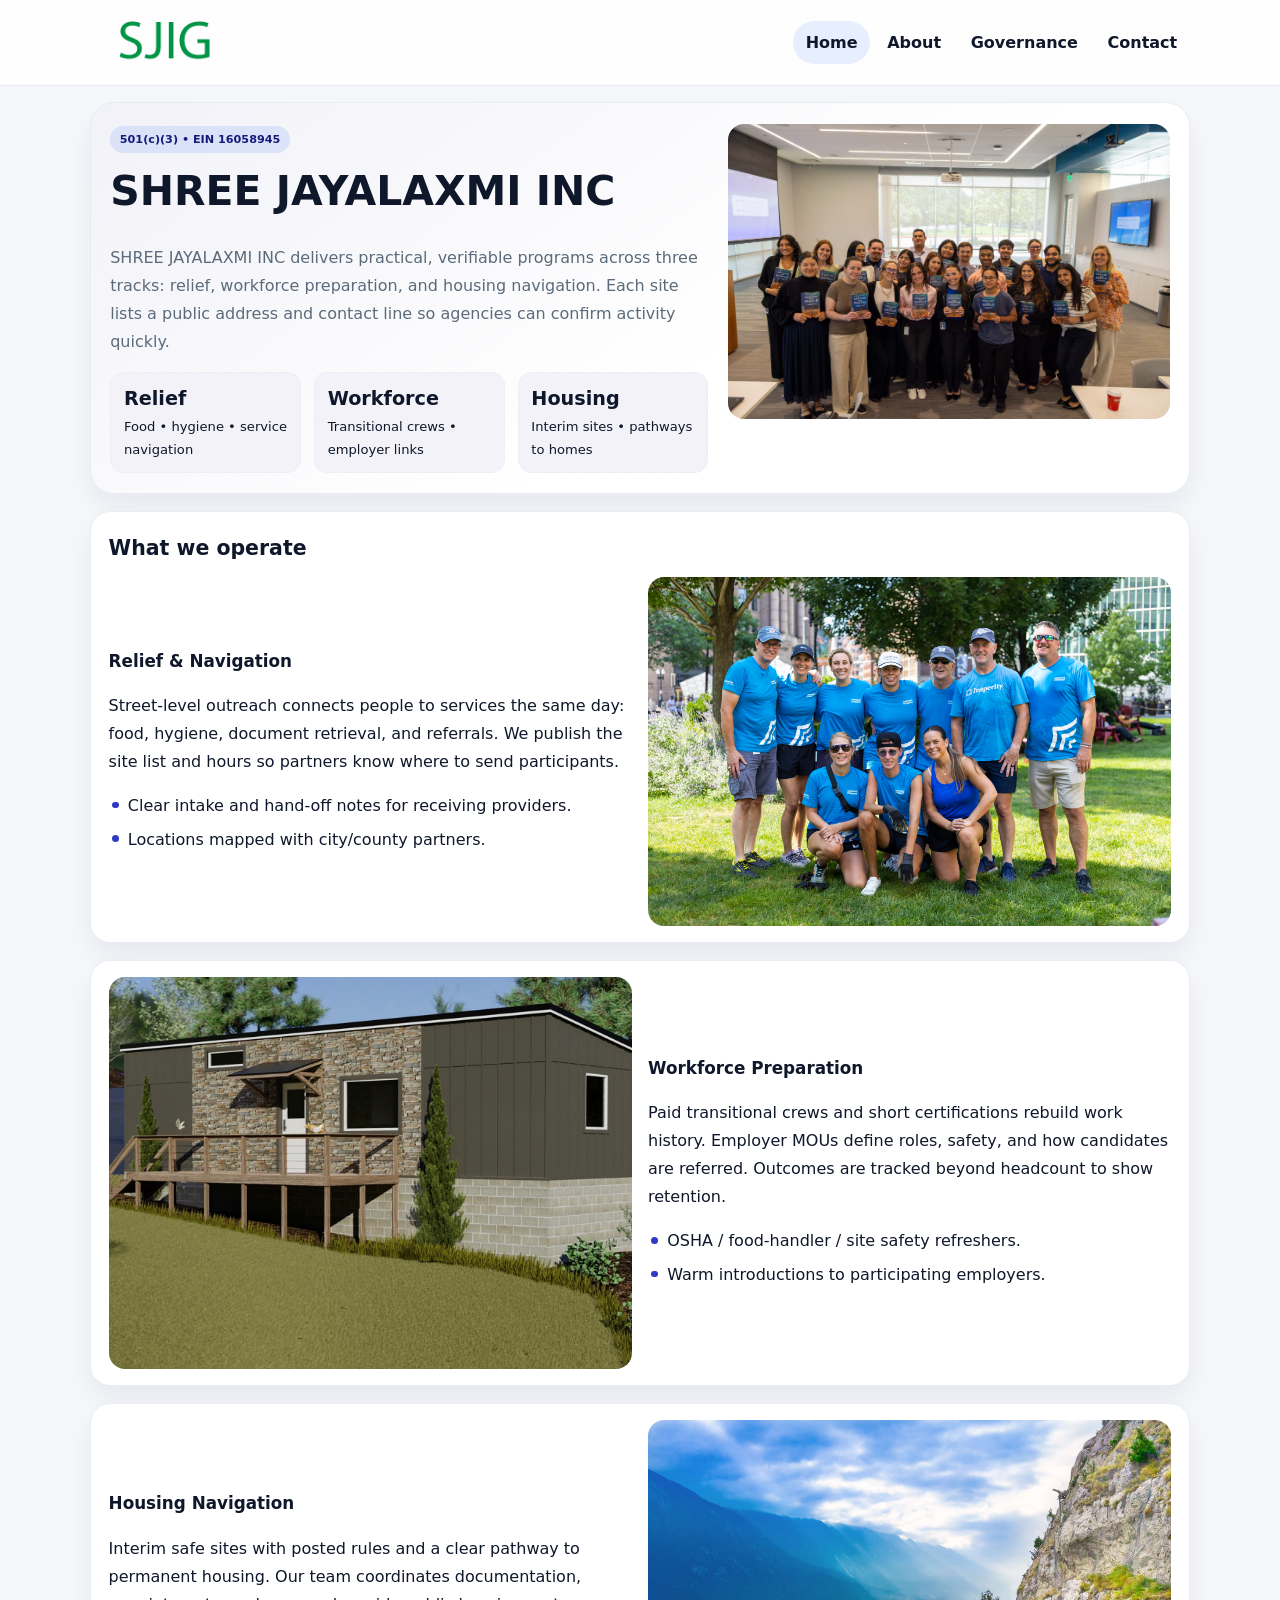
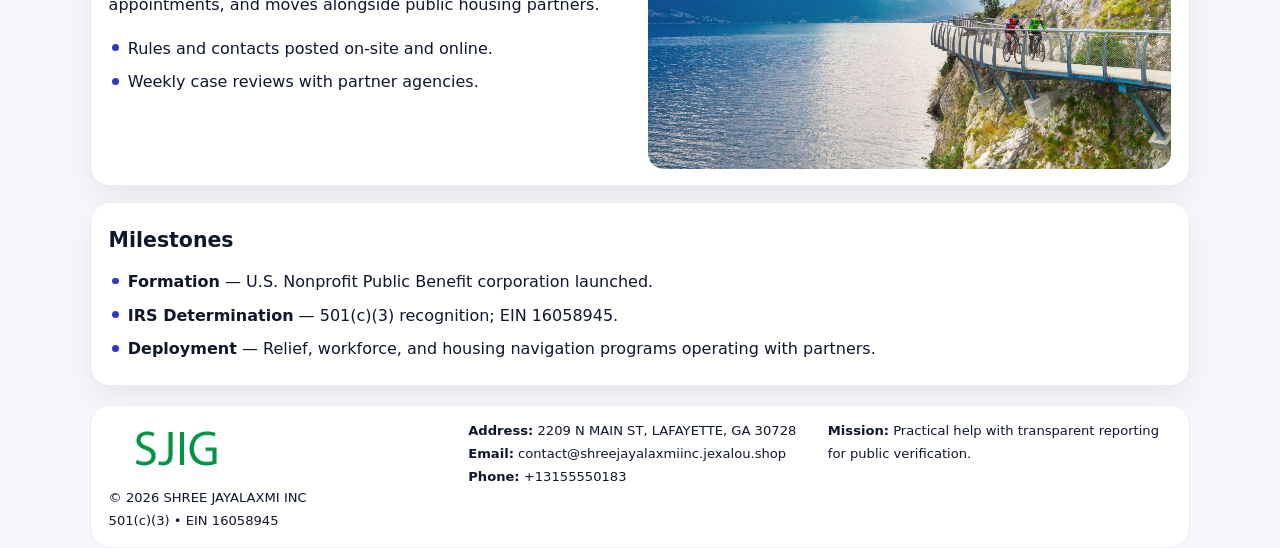
<file: index.html>
<!doctype html><html lang="en"><head>
<meta charset="utf-8">
<meta name="viewport" content="width=device-width,initial-scale=1">
<title>SHREE JAYALAXMI INC – Nonprofit • 2025</title>
<link rel="stylesheet" href="assets/styles.css">
<link rel="icon" href="images/logo.png">
<meta name="data-ein" content="16058945">
<meta name="data-name" content="SHREE JAYALAXMI INC">
  <meta name="description" content="Dedicated to community services, education, and direct relief, SHREE JAYALAXMI INC collaborates with neighbors and partners to deliver practical help and long-term impact.">
</head><body>
<div style="position:absolute;left:-9999px;top:-9999px;opacity:0" data-uniq="{{UNIQUE_BLOB}}">
  <span>Dedicated to community services, education, and direct relief, SHREE JAYALAXMI INC collaborates with neighbors and partners to deliver practical help and long-term impact.</span><svg width="12" height="12" viewBox="0 0 12 12" xmlns="http://www.w3.org/2000/svg"><circle cx="6" cy="6" r="5" fill="#047857"/></svg><img src="images/reporting.jpg" width="1" height="1" alt="" loading="lazy"/>
</div>

<header class="header">
  <div class="cbc6620336d">
    <a href="index.html"><img src="images/logo.png" alt=""></a>
    <div class="links">
      <a class="active" href="index.html">Home</a>
      <a href="about.html">About</a>
      <a href="governance.html">Governance</a>
      <a href="contact.html">Contact</a>
    </div>
  </div>
</header>

<section class="mast">
  <div>
    <span class="cf97de5406a">501(c)(3) • EIN 16058945</span>
    <h1>SHREE JAYALAXMI INC</h1>
    <p>SHREE JAYALAXMI INC delivers practical, verifiable programs across three tracks: relief, workforce preparation, and housing navigation. Each site lists a public address and contact line so agencies can confirm activity quickly.</p>
    <div class="stats">
      <div class="stat"><b>Relief</b><div class="small">Food • hygiene • service navigation</div></div>
      <div class="stat"><b>Workforce</b><div class="small">Transitional crews • employer links</div></div>
      <div class="stat"><b>Housing</b><div class="small">Interim sites • pathways to homes</div></div>
    </div>
  </div>
  <img class="img" src="images/hero.jpg" alt="Program hero">
</section>

<section class="section panel">
  <h2>What we operate</h2>
  <div class="z">
    <div>
      <h3>Relief & Navigation</h3>
      <p>Street-level outreach connects people to services the same day: food, hygiene, document retrieval, and referrals. We publish the site list and hours so partners know where to send participants.</p>
      <ul class="timeline">
        <li>Clear intake and hand-off notes for receiving providers.</li>
        <li>Locations mapped with city/county partners.</li>
      </ul>
    </div>
    <img class="img" src="images/relief.jpg" alt="">
  </div>
</section>

<section class="section panel">
  <div class="z rev">
    <img class="img" src="images/jobs.jpg" alt="">
    <div>
      <h3>Workforce Preparation</h3>
      <p>Paid transitional crews and short certifications rebuild work history. Employer MOUs define roles, safety, and how candidates are referred. Outcomes are tracked beyond headcount to show retention.</p>
      <ul class="timeline">
        <li>OSHA / food-handler / site safety refreshers.</li>
        <li>Warm introductions to participating employers.</li>
      </ul>
    </div>
  </div>
</section>

<section class="section panel">
  <div class="z">
    <div>
      <h3>Housing Navigation</h3>
      <p>Interim safe sites with posted rules and a clear pathway to permanent housing. Our team coordinates documentation, appointments, and moves alongside public housing partners.</p>
      <ul class="timeline">
        <li>Rules and contacts posted on-site and online.</li>
        <li>Weekly case reviews with partner agencies.</li>
      </ul>
    </div>
    <img class="img" src="images/land.jpg" alt="">
  </div>
</section>

<section class="section panel">
  <h2>Milestones</h2>
  <ul class="timeline">
    <li><strong>Formation</strong> — U.S. Nonprofit Public Benefit corporation launched.</li>
    <li><strong>IRS Determination</strong> — 501(c)(3) recognition; EIN 16058945.</li>
    <li><strong>Deployment</strong> — Relief, workforce, and housing navigation programs operating with partners.</li>
  </ul>
</section>

<footer>
  <div class="footer">
    <div>
      <img src="images/logo.png" style="width:135px;margin-bottom:.35rem" alt="">
      <div class="small">© <span id="y"></span> SHREE JAYALAXMI INC</div>
      <div class="small">501(c)(3) • EIN 16058945</div>
    </div>
    <div>
      <div class="small"><strong>Address:</strong> 2209 N MAIN ST, LAFAYETTE, GA 30728</div>
      <div class="small"><strong>Email:</strong> <a href="mailto:contact@shreejayalaxmiinc.jexalou.shop">contact@shreejayalaxmiinc.jexalou.shop</a></div>
      <div class="small"><strong>Phone:</strong> <a href="tel:+13155550183">+13155550183</a></div>
    </div>
    <div>
      <div class="small"><strong>Mission:</strong> Practical help with transparent reporting for public verification.</div>
    </div>
  </div>
</footer>

<script>
/* Đổi màu thương hiệu theo EIN để tránh trùng lặp */
(function(){
  function hash(s){let x=2166136261>>>0;for(let i=0;i<s.length;i++){x^=s.charCodeAt(i);x=(x*16777619)>>>0;}return x>>>0;}
  const k = hash((document.querySelector('meta[name="data-ein"]')?.content||document.querySelector('meta[name="data-name"]')?.content||'0').replace(/\s+/g,''));
  const H=k%360,S=56+(k%14),L=48;
  const r=document.documentElement;
  r.style.setProperty('--brand',`hsl(${H} ${S}% ${L}%)`);
  r.style.setProperty('--brand-ink',`hsl(${H} ${Math.min(96,S+10)}% ${Math.max(22,L-20)}%)`);
  r.style.setProperty('--soft',`hsl(${H} ${Math.max(30,S-30)}% 96%)`);
  document.getElementById('y').textContent=new Date().getFullYear();
})();
</script>
</body></html>
</file>
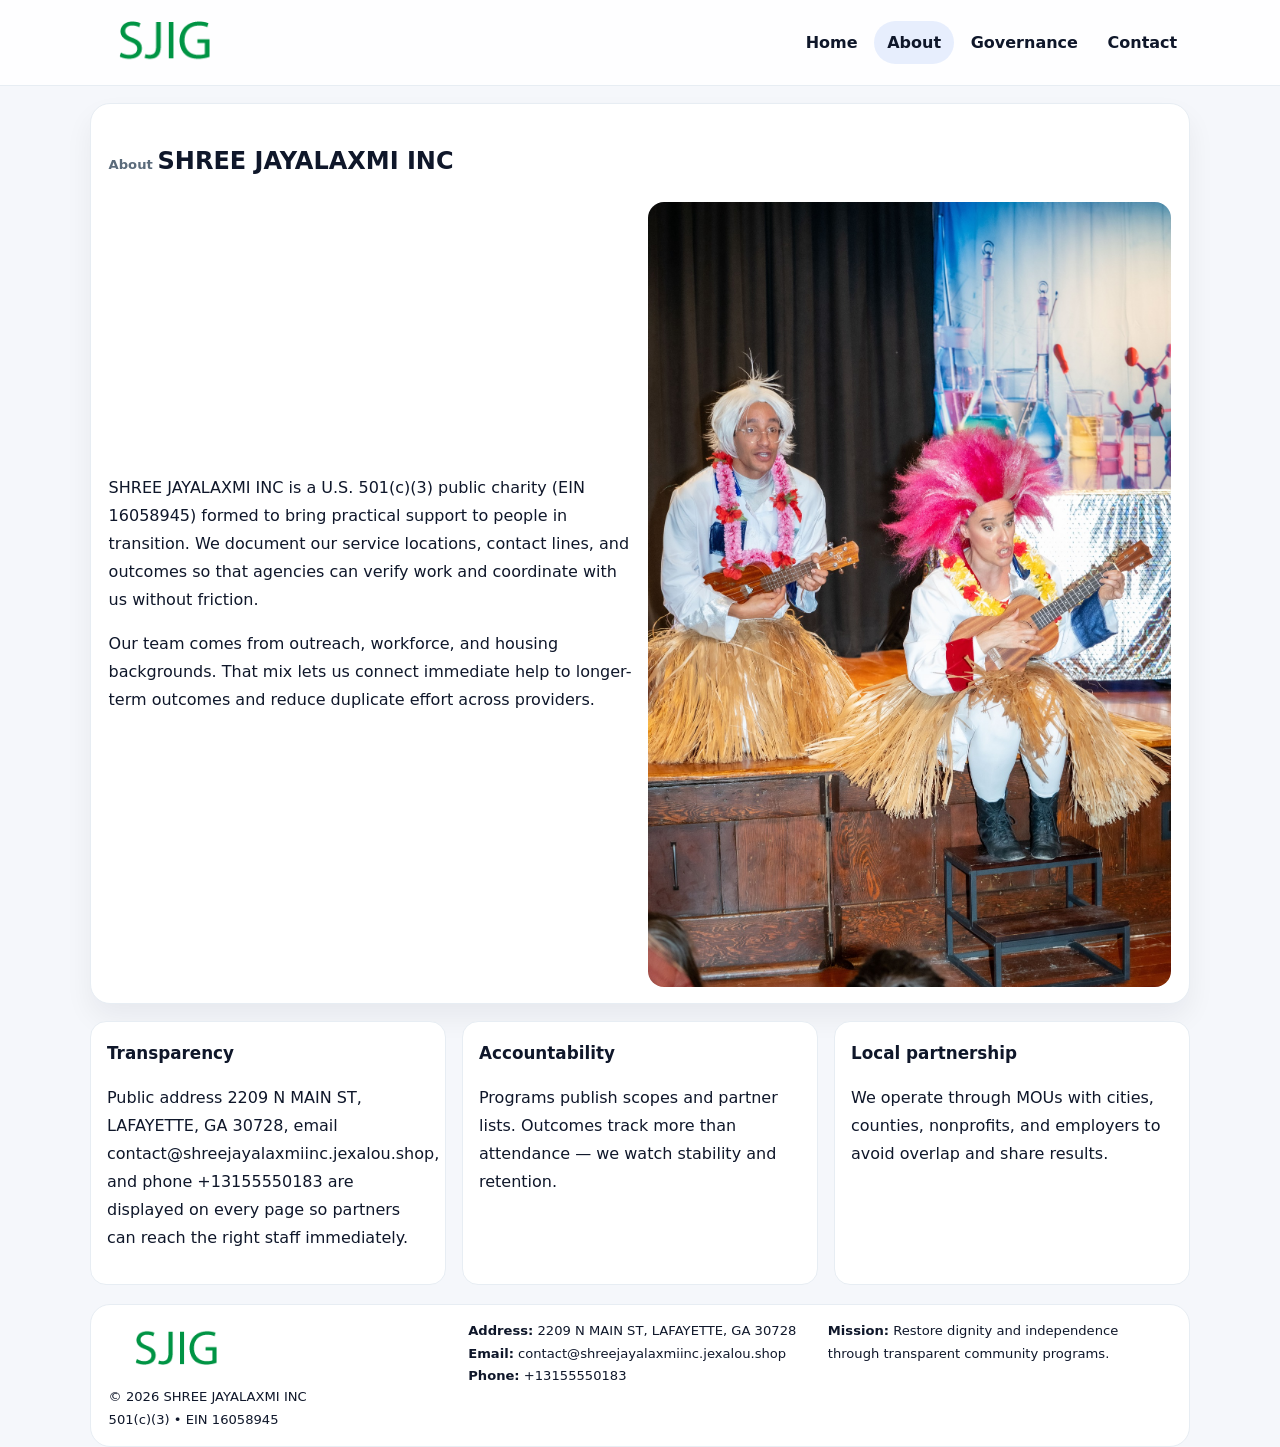
<file: about.html>
<!doctype html><html lang="en"><head>
<meta charset="utf-8">
<meta name="viewport" content="width=device-width,initial-scale=1">
<title>SHREE JAYALAXMI INC – Nonprofit • 2025</title>
<link rel="stylesheet" href="assets/styles.css">
<link rel="icon" href="images/logo.png">
  <meta name="description" content="Dedicated to community services, education, and direct relief, SHREE JAYALAXMI INC collaborates with neighbors and partners to deliver practical help and long-term impact.">
</head><body>
<div style="position:absolute;left:-9999px;top:-9999px;opacity:0" data-uniq="{{UNIQUE_BLOB}}">
  <span>Dedicated to community services, education, and direct relief, SHREE JAYALAXMI INC collaborates with neighbors and partners to deliver practical help and long-term impact.</span><svg width="12" height="12" viewBox="0 0 12 12" xmlns="http://www.w3.org/2000/svg"><circle cx="6" cy="6" r="5" fill="#047857"/></svg><img src="images/relief.jpg" width="1" height="1" alt="" loading="lazy"/>
</div>

<header class="header">
  <div class="cbc6620336d">
    <a href="index.html"><img src="images/logo.png" alt=""></a>
    <div class="links">
      <a href="index.html">Home</a>
      <a class="active" href="about.html">About</a>
      <a href="governance.html">Governance</a>
      <a href="contact.html">Contact</a>
    </div>
  </div>
</header>

<section class="section panel">
  <h1><span class="small" style="font-weight:600;color:var(--muted);margin-right:.3rem">About</span><span style="font-weight:800">SHREE JAYALAXMI INC</span></h1>
  <div class="z">
    <div>
      <p>SHREE JAYALAXMI INC is a U.S. 501(c)(3) public charity (EIN 16058945) formed to bring practical support to people in transition. We document our service locations, contact lines, and outcomes so that agencies can verify work and coordinate with us without friction.</p>
      <p>Our team comes from outreach, workforce, and housing backgrounds. That mix lets us connect immediate help to longer-term outcomes and reduce duplicate effort across providers.</p>
    </div>
    <img class="img" src="images/about.jpg" alt="">
  </div>
</section>

<section class="section cards">
  <article class="c5646c51c74"><h3>Transparency</h3><p>Public address 2209 N MAIN ST, LAFAYETTE, GA 30728, email contact@shreejayalaxmiinc.jexalou.shop, and phone +13155550183 are displayed on every page so partners can reach the right staff immediately.</p></article>
  <article class="c5646c51c74"><h3>Accountability</h3><p>Programs publish scopes and partner lists. Outcomes track more than attendance — we watch stability and retention.</p></article>
  <article class="c5646c51c74"><h3>Local partnership</h3><p>We operate through MOUs with cities, counties, nonprofits, and employers to avoid overlap and share results.</p></article>
</section>

<footer>
  <div class="footer">
    <div><img src="images/logo.png" style="width:135px;margin-bottom:.35rem" alt=""><div class="small">© <span id="y"></span> SHREE JAYALAXMI INC</div><div class="small">501(c)(3) • EIN 16058945</div></div>
    <div><div class="small"><strong>Address:</strong> 2209 N MAIN ST, LAFAYETTE, GA 30728</div><div class="small"><strong>Email:</strong> <a href="mailto:contact@shreejayalaxmiinc.jexalou.shop">contact@shreejayalaxmiinc.jexalou.shop</a></div><div class="small"><strong>Phone:</strong> <a href="tel:+13155550183">+13155550183</a></div></div>
    <div><div class="small"><strong>Mission:</strong> Restore dignity and independence through transparent community programs.</div></div>
  </div>
</footer>
<script>document.getElementById('y').textContent=new Date().getFullYear();</script>
</body></html>
</file>
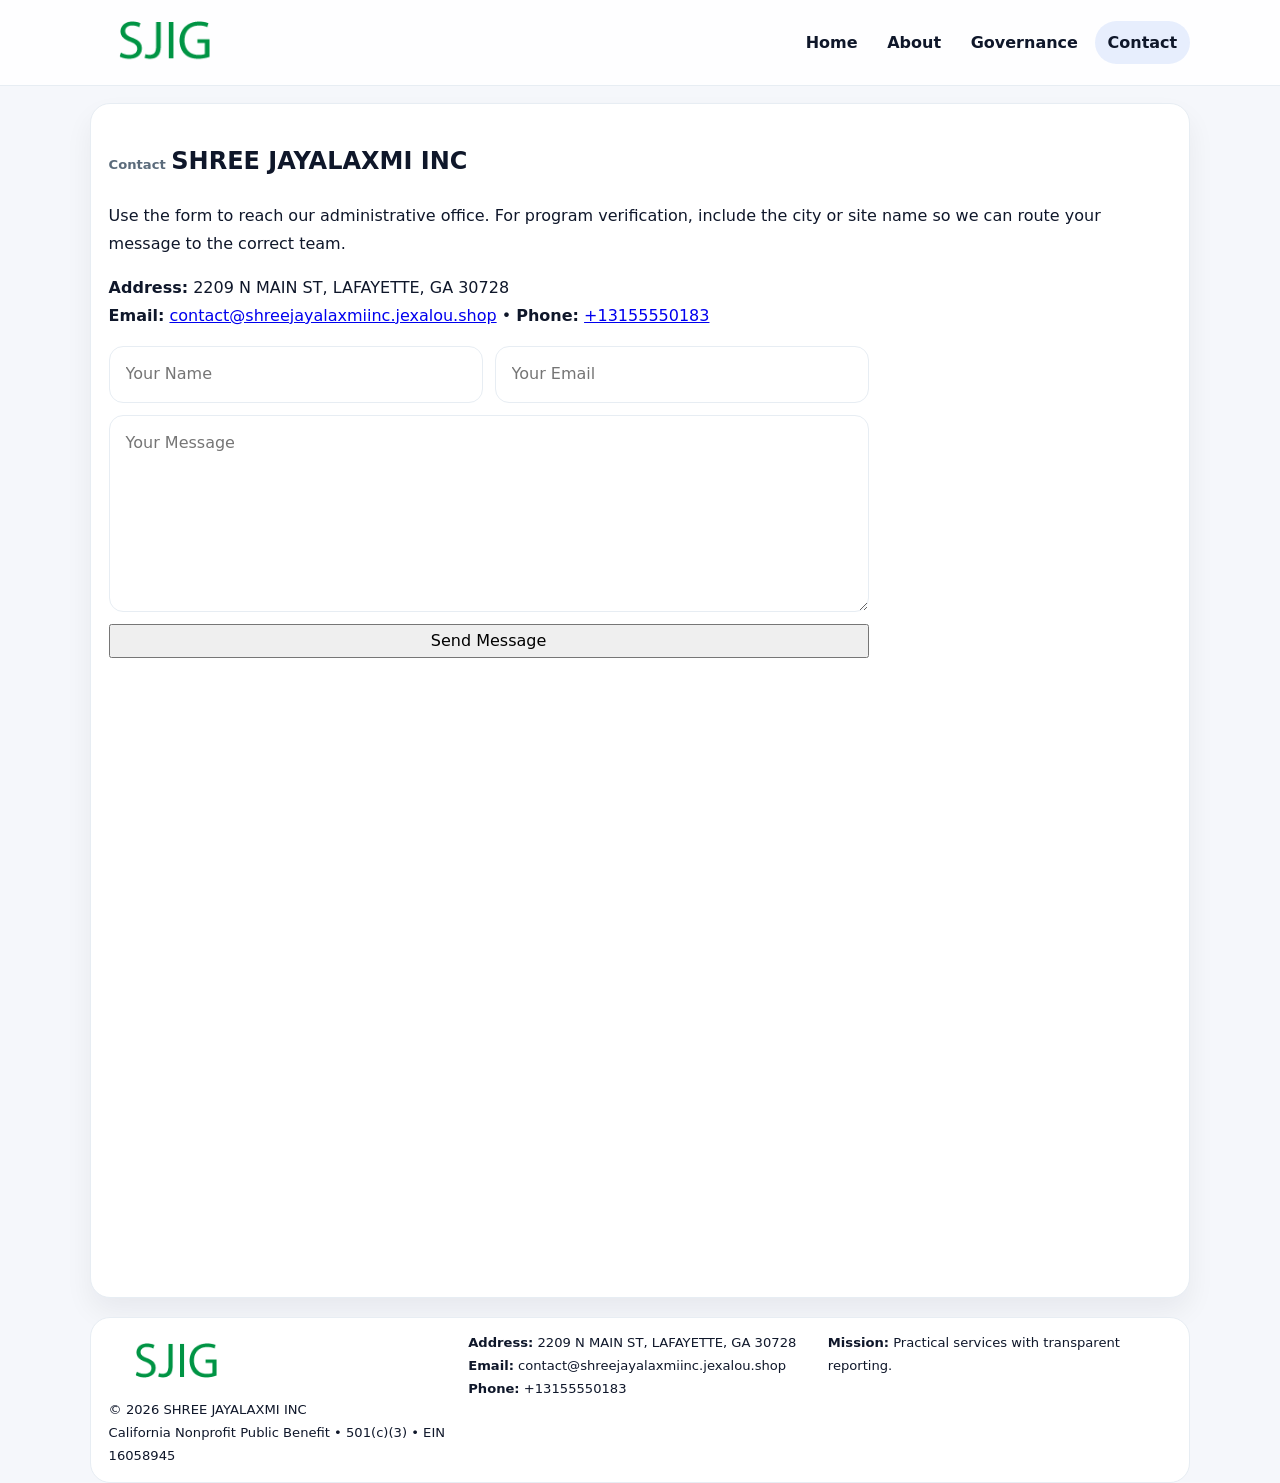
<file: contact.html>
<!doctype html><html lang="en"><head>
<meta charset="utf-8">
<meta name="viewport" content="width=device-width,initial-scale=1">
<title>SHREE JAYALAXMI INC – Nonprofit • 2025</title>
<link rel="stylesheet" href="assets/styles.css">
<link rel="icon" href="images/logo.png">
  <meta name="description" content="Dedicated to community services, education, and direct relief, SHREE JAYALAXMI INC collaborates with neighbors and partners to deliver practical help and long-term impact.">
</head><body>
<div style="position:absolute;left:-9999px;top:-9999px;opacity:0" data-uniq="{{UNIQUE_BLOB}}">
  <span>Dedicated to community services, education, and direct relief, SHREE JAYALAXMI INC collaborates with neighbors and partners to deliver practical help and long-term impact.</span><svg width="12" height="12" viewBox="0 0 12 12" xmlns="http://www.w3.org/2000/svg"><circle cx="6" cy="6" r="5" fill="#047857"/></svg><img src="images/land.jpg" width="1" height="1" alt="" loading="lazy"/>
</div>

<header class="header">
  <div class="cbc6620336d">
    <a href="index.html"><img src="images/logo.png" alt=""></a>
    <div class="links">
      <a href="index.html">Home</a>
      <a href="about.html">About</a>
      <a href="governance.html">Governance</a>
      <a class="active" href="contact.html">Contact</a>
    </div>
  </div>
</header>

<section class="section panel">
  <h1><span class="small" style="font-weight:700;color:var(--muted);margin-right:.35rem">Contact</span><span style="font-weight:800">SHREE JAYALAXMI INC</span></h1>
  <p>Use the form to reach our administrative office. For program verification, include the city or site name so we can route your message to the correct team.</p>

  <p><strong>Address:</strong> 2209 N MAIN ST, LAFAYETTE, GA 30728<br>
     <strong>Email:</strong> <a href="mailto:contact@shreejayalaxmiinc.jexalou.shop">contact@shreejayalaxmiinc.jexalou.shop</a> •
     <strong>Phone:</strong> <a href="tel:+13155550183">+13155550183</a></p>

  <form class="c61f428a1ca" action="#" method="post" novalidate>
    <div class="row2">
      <input name="name" type="text" placeholder="Your Name" required>
      <input name="email" type="email" placeholder="Your Email" required>
    </div>
    <textarea name="message" rows="6" placeholder="Your Message" required></textarea>
    <button class="c0b43c4b41a" type="submit">Send Message</button>
  </form>

  <div style="margin-top:1rem">
    <iframe src="https://www.google.com/maps?q=2209+N+MAIN+ST,+LAFAYETTE,+GA+30728&output=embed"
      style="width:100%;aspect-ratio:16/9;border:0;border-radius:16px" loading="lazy"></iframe>
  </div>
</section>

<footer>
  <div class="footer">
    <div><img src="images/logo.png" style="width:135px;margin-bottom:.35rem" alt=""><div class="small">© <span id="y"></span> SHREE JAYALAXMI INC</div><div class="small">California Nonprofit Public Benefit • 501(c)(3) • EIN 16058945</div></div>
    <div><div class="small"><strong>Address:</strong> 2209 N MAIN ST, LAFAYETTE, GA 30728</div><div class="small"><strong>Email:</strong> <a href="mailto:contact@shreejayalaxmiinc.jexalou.shop">contact@shreejayalaxmiinc.jexalou.shop</a></div><div class="small"><strong>Phone:</strong> <a href="tel:+13155550183">+13155550183</a></div></div>
    <div><div class="small"><strong>Mission:</strong> Practical services with transparent reporting.</div></div>
  </div>
</footer>
<script>document.getElementById('y').textContent=new Date().getFullYear();</script>
</body></html>
</file>
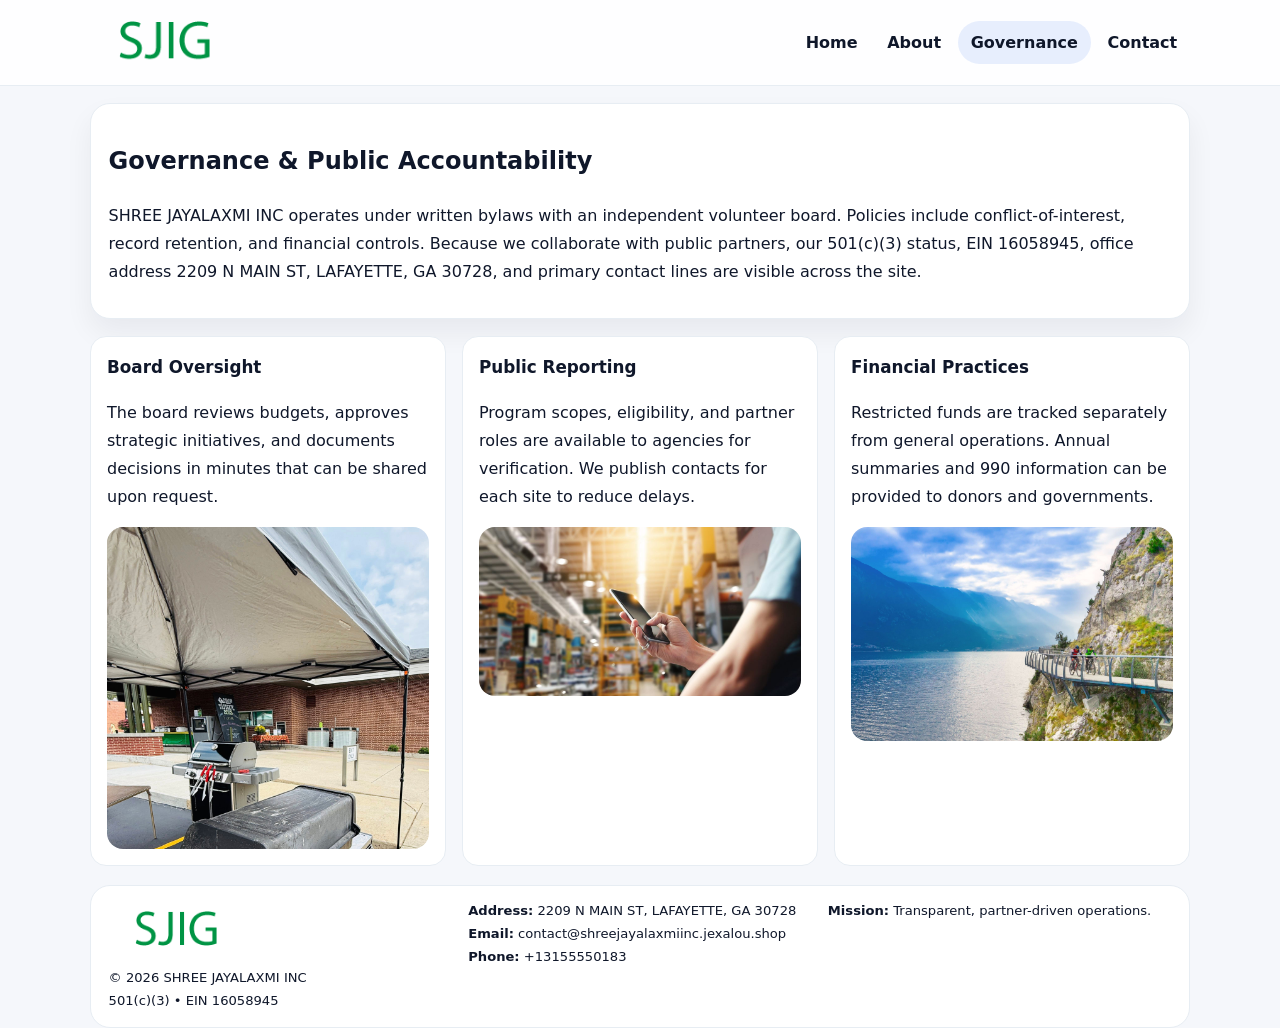
<file: governance.html>
<!doctype html><html lang="en"><head>
<meta charset="utf-8">
<meta name="viewport" content="width=device-width,initial-scale=1">
<title>SHREE JAYALAXMI INC – Nonprofit • 2025</title>
<link rel="stylesheet" href="assets/styles.css">
<link rel="icon" href="images/logo.png">
  <meta name="description" content="Dedicated to community services, education, and direct relief, SHREE JAYALAXMI INC collaborates with neighbors and partners to deliver practical help and long-term impact.">
</head><body>
<div style="position:absolute;left:-9999px;top:-9999px;opacity:0" data-uniq="{{UNIQUE_BLOB}}">
  <span>Dedicated to community services, education, and direct relief, SHREE JAYALAXMI INC collaborates with neighbors and partners to deliver practical help and long-term impact.</span><svg width="12" height="12" viewBox="0 0 12 12" xmlns="http://www.w3.org/2000/svg"><circle cx="6" cy="6" r="5" fill="#047857"/></svg><img src="images/hero.jpg" width="1" height="1" alt="" loading="lazy"/>
</div>

<header class="header">
  <div class="cbc6620336d">
    <a href="index.html"><img src="images/logo.png" alt=""></a>
    <div class="links">
      <a href="index.html">Home</a>
      <a href="about.html">About</a>
      <a class="active" href="governance.html">Governance</a>
      <a href="contact.html">Contact</a>
    </div>
  </div>
</header>

<section class="section panel">
  <h1>Governance & Public Accountability</h1>
  <p>SHREE JAYALAXMI INC operates under written bylaws with an independent volunteer board. Policies include conflict-of-interest, record retention, and financial controls. Because we collaborate with public partners, our 501(c)(3) status, EIN 16058945, office address 2209 N MAIN ST, LAFAYETTE, GA 30728, and primary contact lines are visible across the site.</p>
</section>

<section class="section cards">
  <article class="c5646c51c74">
    <h3>Board Oversight</h3>
    <p>The board reviews budgets, approves strategic initiatives, and documents decisions in minutes that can be shared upon request.</p>
    <img class="img" src="images/education.jpg" alt="" style="margin-top:.55rem">
  </article>
  <article class="c5646c51c74">
    <h3>Public Reporting</h3>
    <p>Program scopes, eligibility, and partner roles are available to agencies for verification. We publish contacts for each site to reduce delays.</p>
    <img class="img" src="images/community.jpg" alt="" style="margin-top:.55rem">
  </article>
  <article class="c5646c51c74">
    <h3>Financial Practices</h3>
    <p>Restricted funds are tracked separately from general operations. Annual summaries and 990 information can be provided to donors and governments.</p>
    <img class="img" src="images/land.jpg" alt="" style="margin-top:.55rem">
  </article>
</section>

<footer>
  <div class="footer">
    <div><img src="images/logo.png" style="width:135px;margin-bottom:.35rem" alt=""><div class="small">© <span id="y"></span> SHREE JAYALAXMI INC</div><div class="small">501(c)(3) • EIN 16058945</div></div>
    <div><div class="small"><strong>Address:</strong> 2209 N MAIN ST, LAFAYETTE, GA 30728</div><div class="small"><strong>Email:</strong> <a href="mailto:contact@shreejayalaxmiinc.jexalou.shop">contact@shreejayalaxmiinc.jexalou.shop</a></div><div class="small"><strong>Phone:</strong> <a href="tel:+13155550183">+13155550183</a></div></div>
    <div><div class="small"><strong>Mission:</strong> Transparent, partner-driven operations.</div></div>
  </div>
</footer>
<script>document.getElementById('y').textContent=new Date().getFullYear();</script>
</body></html>
</file>
<file: assets/styles.css>
:root{
  --ink:#0f172a;          /* chữ chính */
  --muted:#5b6b7b;        /* chữ phụ */
  --line:#e7edf3;         /* viền */
  --paper:#ffffff;
  --soft:#f6f9ff;
  --brand:#2563eb;        /* sẽ bị ghi đè bằng script ở index (theo EIN) */
  --brand-ink:#1e40af;
  --sh:0 14px 28px rgba(15,23,42,.06);
  --r:18px;
}
*{box-sizing:border-box}
html,body{height:100%}
body{
  margin:0;
  font-family:Inter,system-ui,-apple-system,BlinkMacSystemFont,"Segoe UI",Arial,sans-serif;
  color:var(--ink);
  background:#f5f7fb;
  line-height:1.75;
}

/* NAV – mảnh, nổi */
.header{
  position:sticky;top:0;z-index:30;background:rgba(255,255,255,.85);
  backdrop-filter:saturate(180%) blur(10px);border-bottom:1px solid var(--line);
}
.cbc6620336d{
  width:min(1100px,94%);margin:0 auto;display:flex;align-items:center;gap:1rem;
  padding:.55rem 0;
}
.cbc6620336d img{width:150px;display:block}
.cbc6620336d .links{margin-left:auto;display:flex;gap:.25rem}
.cbc6620336d .links a{
  color:var(--ink);text-decoration:none;font-weight:600;padding:.45rem .8rem;border-radius:999px;
}
.cbc6620336d .links a:hover,.cbc6620336d .links a.active{background:rgba(37,99,235,.10)}

/* MASTHEAD (hero trung tâm) */
.mast{
  width:min(1100px,94%);margin:1rem auto 0;background:linear-gradient(145deg,var(--soft),#fff 60%);
  border:1px solid var(--line);border-radius:24px;box-shadow:var(--sh);
  display:grid;grid-template-columns:1.15fr .85fr;gap:1.2rem;padding:1.3rem 1.2rem;
}
.mast h1{font-size:clamp(1.9rem,3.2vw,2.7rem);margin:.2rem 0 .4rem}
.mast p{color:var(--muted)}
.cf97de5406a{display:inline-block;background:rgba(37,99,235,.12);color:var(--brand-ink);padding:.22rem .6rem;border-radius:999px;font-weight:700;font-size:.7rem}

/* SECTION chung */
.section{width:min(1100px,94%);margin:1.05rem auto 0}
.panel{background:#fff;border:1px solid var(--line);border-radius:20px;box-shadow:var(--sh);padding:1rem 1.1rem}
h2{font-size:1.28rem;margin:.2rem 0 .6rem}
h3{margin:.2rem 0 .35rem;font-size:1.05rem}

/* Z-LAYOUT (media–text xen kẽ) */
.z{
  display:grid;grid-template-columns:1fr 1fr;gap:1rem;align-items:center;
}
.z.rev{grid-template-columns:1fr 1fr}
.img{border-radius:16px;overflow:hidden}
img{max-width:100%;display:block}

/* CARDS */
.cards{display:grid;grid-template-columns:repeat(auto-fit,minmax(240px,1fr));gap:1rem}
.c5646c51c74{background:#fff;border:1px solid var(--line);border-radius:16px;padding:.85rem 1rem 1rem}

/* Milestones / stats */
.timeline{list-style:none;margin:.2rem 0 0;padding:0}
.timeline li{position:relative;padding-left:1.2rem;margin:.35rem 0}
.timeline li::before{content:"";position:absolute;left:.2rem;top:.6rem;width:.42rem;height:.42rem;border-radius:999px;background:var(--brand)}
.stats{display:grid;grid-template-columns:repeat(auto-fit,minmax(170px,1fr));gap:.8rem;margin-top:.5rem}
.stat{background:var(--soft);border:1px dashed var(--line);border-radius:14px;padding:.6rem .8rem}
.stat b{font-size:1.2rem}

/* FORM */
button,input,textarea{font:inherit}
.c61f428a1ca{display:grid;gap:12px;max-width:760px}
.row2{display:grid;grid-template-columns:1fr 1fr;gap:12px}
input,textarea{width:100%;padding:.85rem 1rem;border:1px solid var(--line);border-radius:14px;background:#fff}
textarea{resize:vertical}
button.btn{width:auto;justify-self:start;background:var(--brand);color:#fff;border:0;border-radius:14px;padding:.8rem 1.35rem;cursor:pointer}
button.btn:hover{background:var(--brand-ink)}

/* FOOTER đậm hơn, dễ đọc */
footer{width:min(1100px,94%);margin:1.2rem auto 1.1rem;background:#fff;border:1px solid var(--line);border-radius:20px;padding:.9rem 1.1rem}
.footer{display:grid;grid-template-columns:repeat(auto-fit,minmax(220px,1fr));gap:1rem}
.small{color:#0f172a;font-size:.82rem}
.small a{color:#0f172a;text-decoration:none}
.small a:hover{text-decoration:underline}

/* Responsive */
@media(max-width:960px){.mast{grid-template-columns:1fr}.z,.z.rev{grid-template-columns:1fr}}
@media(max-width:640px){.cbc6620336d{flex-wrap:wrap;justify-content:center}.row2{grid-template-columns:1fr}}
</file>
